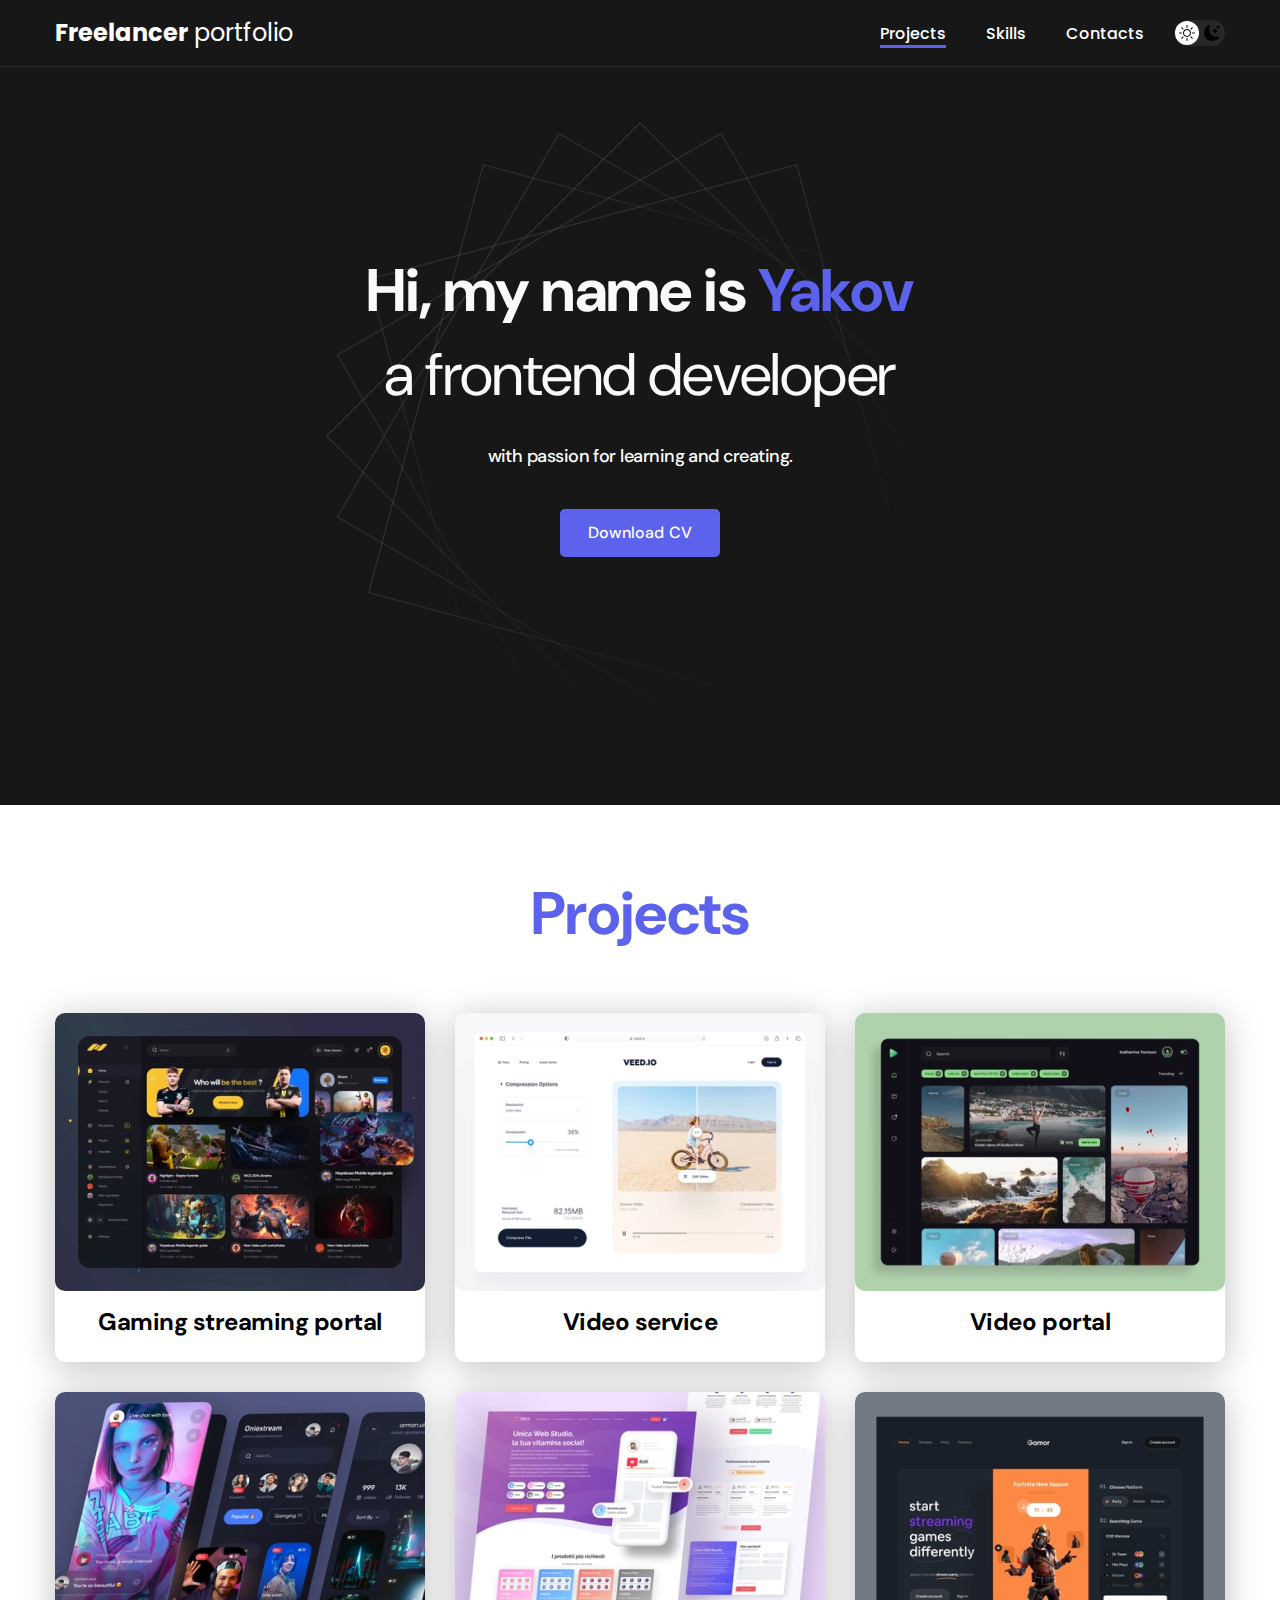
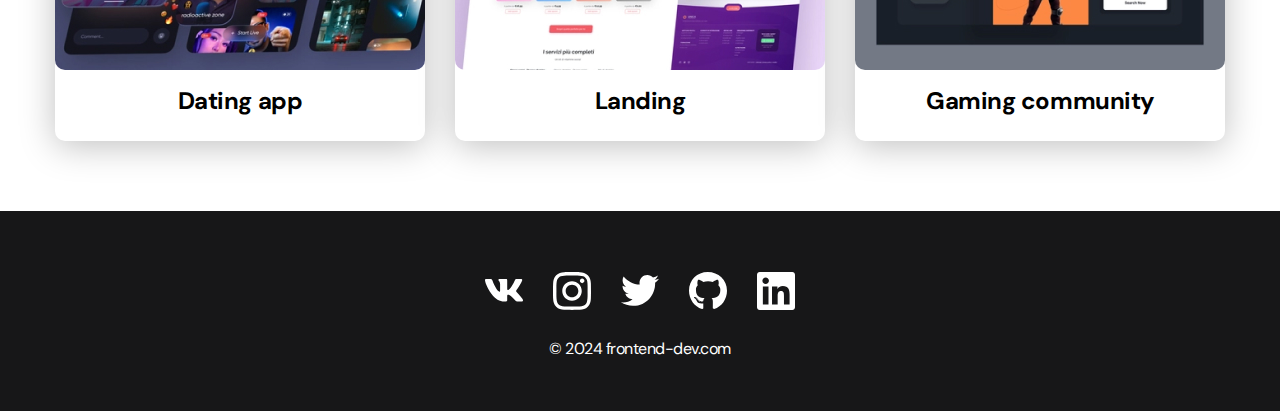
<file: index.html>
<!DOCTYPE html>
<html lang="en">
<head>
  <meta charset="UTF-8">
  <meta name="viewport" content="width=device-width, initial-scale=1.0">
  <link rel="stylesheet" href="css/main.css">
  <title>Freelancer portfolio</title>
</head>
<body>
  <nav class="nav">
    <div class="container">
      <div class="nav-row">
        <a class="logo" href="index.html""><strong>Freelancer</strong> portfolio</a>
        <button class="dark-mode-btn">
          <img src="img/icons/sun.svg" alt="Light Mode" class="dark-mode-btn__icon">
          <img src="img/icons/moon.svg" alt="Dark Mode" class="dark-mode-btn__icon">
        </button>
        <ul class="nav-list">
          <li class="nav-list__item"><a class="nav-list__link nav-list__link--active" href="index.html">Projects</a>
          </li>
          <li class="nav-list__item"><a class="nav-list__link" href="skills.html">Skills</a>
          </li>
          <li class="nav-list__item"><a class="nav-list__link" href="contacts.html">Contacts</a>
          </li>
        </ul>
      </div>
    </div>
  </nav>

  <header class="header">
      <div class="header__wrapper">
        <h1 class="header__title"><strong>Hi, my name is <span>Yakov</span></strong> a frontend developer</h1>
        <div class="header__text">
          <p>with passion for learning and creating.</p>
        </div>
        <a href="#!" class="btn">Download CV</a>
      </div>
  </header>
  
  <main class="section">
    <div class="container">
      <h2 class="title-1">Projects</h2>
      <ul class="projects">
        <li class="project">
          <a href="project-page.html">
          <img src="img/projects/01.jpg" alt="Project img" class="project__img">
          <h3 class="project__title">Gaming streaming portal</h3>
          </a>
        </li>
        <li class="project">
          <a href="project-page.html">
          <img src="img/projects/02.jpg" alt="Project img" class="project__img">
          <h3 class="project__title">Video service</h3>
          </a>
        </li>
        <li class="project">
          <a href="project-page.html">
          <img src="img/projects/03.jpg" alt="Project img" class="project__img">
          <h3 class="project__title">Video portal</h3>
          </a>
        </li>
        <li class="project">
          <img src="img/projects/04.jpg" alt="Project img" class="project__img">
          <h3 class="project__title">Dating app</h3>
        </li>
        <li class="project">
          <img src="img/projects/05.jpg" alt="Project img" class="project__img">
          <h3 class="project__title">Landing</h3>
        </li>
        <li class="project">
          <img src="img/projects/06.jpg" alt="Project img" class="project__img">
          <h3 class="project__title">Gaming community</h3>
        </li>
      </ul>
    </div>
  </main>

  <footer class="footer">
    <div class="container">
      <ul class="social">
        <li class="social__item">
          <a href="#!"><img src="img/icons/vk.svg" alt="Link"></a>
        </li>
        <li class="social__item">
          <a href="#!"><img src="img/icons/instagram.svg" alt="Link"></a>
        </li>
        <li class="social__item">
          <a href="#!"><img src="img/icons/twitter.svg" alt="Link"></a>
        </li>
        <li class="social__item">
          <a href="#!"><img src="img/icons/gitHub.svg" alt="Link"></a>
        </li>
        <li class="social__item">
          <a href="#!"><img src="img/icons/linkedIn.svg" alt="Link"></a>
        </li>
      </ul>
      <div class="copyright">
        <p>© 2024 frontend-dev.com</p>
      </div>
    </div>
  </footer>

  <script src="js/main.js"></script>
</body>
</html>
</file>
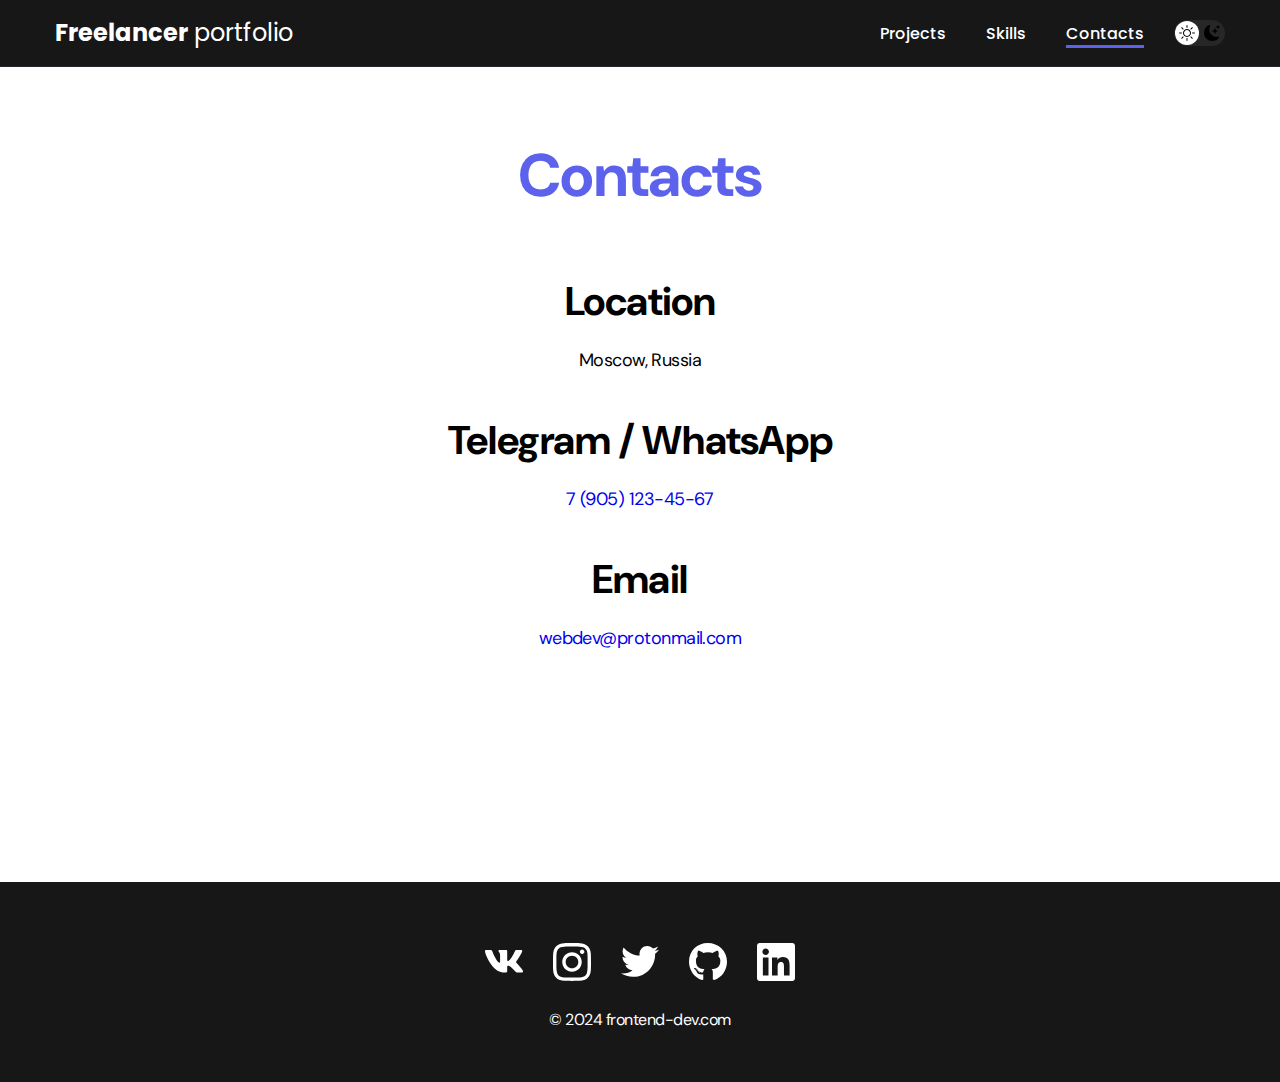
<file: contacts.html>
<!DOCTYPE html>
<html lang="en">
<head>
  <meta charset="UTF-8">
  <meta name="viewport" content="width=device-width, initial-scale=1.0">
  <link rel="stylesheet" href="css/main.css">
  <title>Freelancer portfolio</title>
</head>
<body>
  <nav class="nav">
    <div class="container">
      <div class="nav-row">
        <a class="logo" href="index.html""><strong>Freelancer</strong> portfolio</a>
        <button class="dark-mode-btn">
          <img src="img/icons/sun.svg" alt="Light Mode" class="dark-mode-btn__icon">
          <img src="img/icons/moon.svg" alt="Dark Mode" class="dark-mode-btn__icon">
        </button>
        <ul class="nav-list">
          <li class="nav-list__item"><a class="nav-list__link" href="index.html">Projects</a>
          </li>
          <li class="nav-list__item"><a class="nav-list__link" href="skills.html">Skills</a>
          </li>
          <li class="nav-list__item"><a class="nav-list__link nav-list__link--active" href="contacts.html">Contacts</a>
          </li>
        </ul>
      </div>
    </div>
  </nav>

  <main class="section section--skills">
    <div class="container">
      <h1 class="title-1">Contacts</h1>
      <ul class="content-list">
        <li class="content-list__item">
          <h2 class="title-2">Location</h2>
          <p>Moscow, Russia</p>
        </li>
        <li class="content-list__item">
          <h2 class="title-2">Telegram / WhatsApp</h2>
          <p><a href="tel:+79051234567">7 (905) 123-45-67</a></p>
        </li>
        <li class="content-list__item">
          <h2 class="title-2">Email</h2>
          <p><a href="mailto:webdev@protonmail.com">webdev@protonmail.com</a></p>
        </li>
      </ul>
    </div>
  </main>

  <footer class="footer">
    <div class="container">
      <ul class="social">
        <li class="social__item">
          <a href="#!"><img src="img/icons/vk.svg" alt="Link"></a>
        </li>
        <li class="social__item">
          <a href="#!"><img src="img/icons/instagram.svg" alt="Link"></a>
        </li>
        <li class="social__item">
          <a href="#!"><img src="img/icons/twitter.svg" alt="Link"></a>
        </li>
        <li class="social__item">
          <a href="#!"><img src="img/icons/gitHub.svg" alt="Link"></a>
        </li>
        <li class="social__item">
          <a href="#!"><img src="img/icons/linkedIn.svg" alt="Link"></a>
        </li>
      </ul>
      <div class="copyright">
        <p>© 2024 frontend-dev.com</p>
      </div>
    </div>
  </footer>

  <script src="js/main.js"></script>
</body>
</html>
</file>
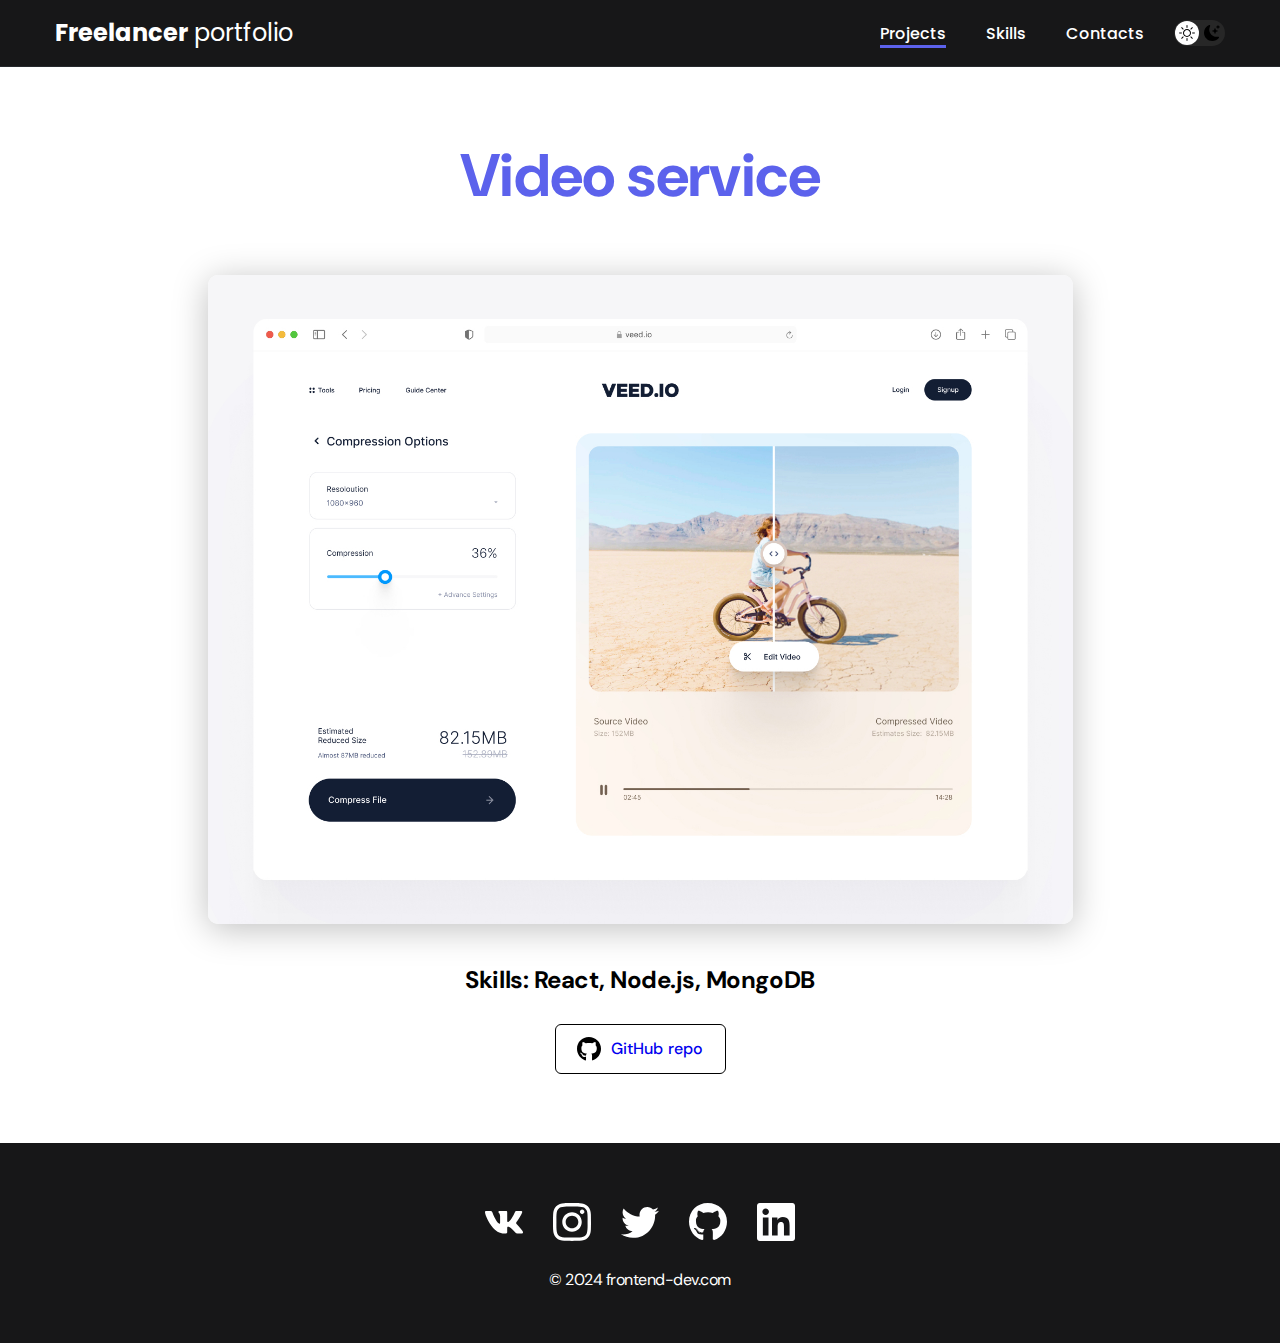
<file: project-page.html>
<!DOCTYPE html>
<html lang="en">
<head>
  <meta charset="UTF-8">
  <meta name="viewport" content="width=device-width, initial-scale=1.0">
  <link rel="stylesheet" href="css/main.css">
  <title>Freelancer portfolio</title>
</head>
<body>
  <nav class="nav">
    <div class="container">
      <div class="nav-row">
        <a class="logo" href="index.html""><strong>Freelancer</strong> portfolio</a>
        <button class="dark-mode-btn">
          <img src="img/icons/sun.svg" alt="Light Mode" class="dark-mode-btn__icon">
          <img src="img/icons/moon.svg" alt="Dark Mode" class="dark-mode-btn__icon">
        </button>
        <ul class="nav-list">
          <li class="nav-list__item"><a class="nav-list__link nav-list__link--active" href="index.html">Projects</a>
          </li>
          <li class="nav-list__item"><a class="nav-list__link" href="skills.html">Skills</a>
          </li>
          <li class="nav-list__item"><a class="nav-list__link" href="contacts.html">Contacts</a>
          </li>
        </ul>
      </div>
    </div>
  </nav>

  <main class="section">
    <div class="container">
      <div class="project-details">
        <h1 class="title-1">Video service</h1>
        <img src="img/projects/02-big.jpg" alt="" class="project-details__cover">
        <div class="project-details__desc">
          <p>Skills: React, Node.js, MongoDB</p>
          <a href="#!" class="btn-outline">
            <img src="img/icons/gitHub-black.svg" alt="">GitHub repo
          </a>
        </div>
      </div>
    </div>
  </main>

  <footer class="footer">
    <div class="container">
      <ul class="social">
        <li class="social__item">
          <a href="#!"><img src="img/icons/vk.svg" alt="Link"></a>
        </li>
        <li class="social__item">
          <a href="#!"><img src="img/icons/instagram.svg" alt="Link"></a>
        </li>
        <li class="social__item">
          <a href="#!"><img src="img/icons/twitter.svg" alt="Link"></a>
        </li>
        <li class="social__item">
          <a href="#!"><img src="img/icons/gitHub.svg" alt="Link"></a>
        </li>
        <li class="social__item">
          <a href="#!"><img src="img/icons/linkedIn.svg" alt="Link"></a>
        </li>
      </ul>
      <div class="copyright">
        <p>© 2024 frontend-dev.com</p>
      </div>
    </div>
  </footer>

  <script src="js/main.js"></script>
</body>
</html>
</file>
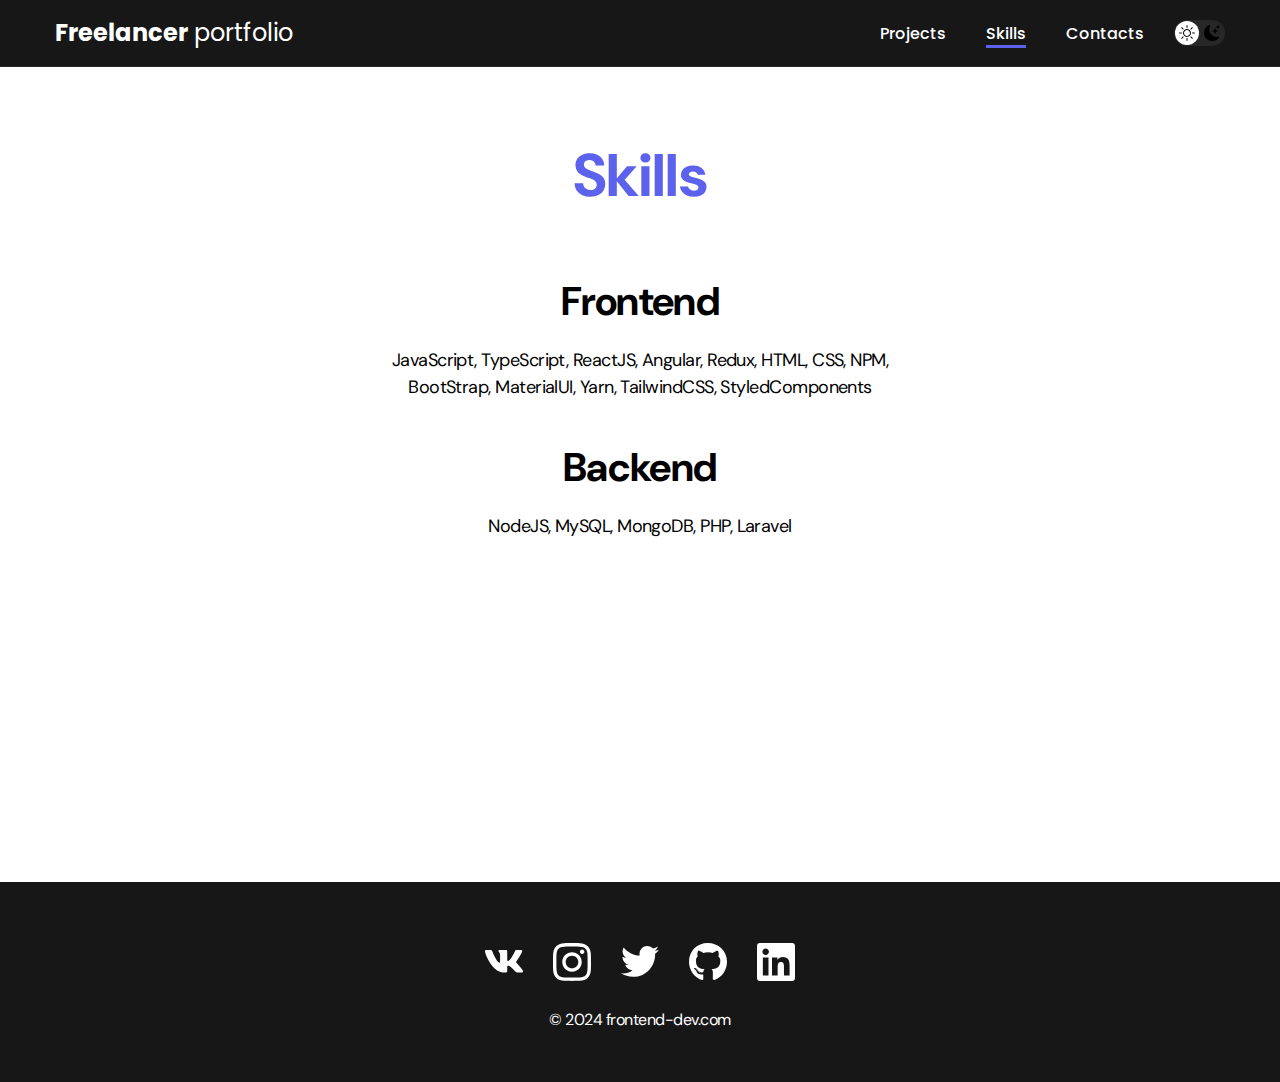
<file: skills.html>
<!DOCTYPE html>
<html lang="en">
<head>
  <meta charset="UTF-8">
  <meta name="viewport" content="width=device-width, initial-scale=1.0">
  <link rel="stylesheet" href="css/main.css">
  <title>Freelancer portfolio</title>
</head>
<body>
  <nav class="nav">
    <div class="container">
      <div class="nav-row">
        <a class="logo" href="index.html""><strong>Freelancer</strong> portfolio</a>
        <button class="dark-mode-btn">
          <img src="img/icons/sun.svg" alt="Light Mode" class="dark-mode-btn__icon">
          <img src="img/icons/moon.svg" alt="Dark Mode" class="dark-mode-btn__icon">
        </button>
        <ul class="nav-list">
          <li class="nav-list__item"><a class="nav-list__link" href="index.html">Projects</a>
          </li>
          <li class="nav-list__item"><a class="nav-list__link nav-list__link--active" href="skills.html">Skills</a>
          </li>
          <li class="nav-list__item"><a class="nav-list__link" href="contacts.html">Contacts</a>
          </li>
        </ul>
      </div>
    </div>
  </nav>

  <main class="section section--skills">
    <div class="container">
      <h1 class="title-1">Skills</h1>
      <ul class="content-list">
        <li class="content-list__item">
          <h2 class="title-2">Frontend</h2>
          <p>JavaScript, TypeScript, ReactJS, Angular, Redux, HTML, CSS, NPM, BootStrap, MaterialUI, Yarn, TailwindCSS, StyledComponents</p>
        </li>
        <li class="content-list__item">
          <h2 class="title-2">Backend</h2>
          <p>NodeJS, MySQL, MongoDB, PHP, Laravel</p>
        </li>
      </ul>
    </div>
  </main>

  <footer class="footer">
    <div class="container">
      <ul class="social">
        <li class="social__item">
          <a href="#!"><img src="img/icons/vk.svg" alt="Link"></a>
        </li>
        <li class="social__item">
          <a href="#!"><img src="img/icons/instagram.svg" alt="Link"></a>
        </li>
        <li class="social__item">
          <a href="#!"><img src="img/icons/twitter.svg" alt="Link"></a>
        </li>
        <li class="social__item">
          <a href="#!"><img src="img/icons/gitHub.svg" alt="Link"></a>
        </li>
        <li class="social__item">
          <a href="#!"><img src="img/icons/linkedIn.svg" alt="Link"></a>
        </li>
      </ul>
      <div class="copyright">
        <p>© 2024 frontend-dev.com</p>
      </div>
    </div>
  </footer>

  <script src="js/main.js"></script>
</body>
</html>
</file>
<file: css/main.css>
@import 'reset.css';
@import url('https://fonts.googleapis.com/css2?family=DM+Sans:ital,opsz,wght@0,9..40,100..1000;1,9..40,100..1000&family=Poppins:ital,wght@0,100;0,200;0,300;0,400;0,500;0,600;0,700;0,800;0,900;1,100;1,200;1,300;1,400;1,500;1,600;1,700;1,800;1,900&display=swap');

:root {
  --font-family: "DM Sans", sans-serif;
  --second-family: "Poppins", sans-serif;
  --project-card-bg: #FFFFFF;
  --project-car-text: #000;
  --box-shadow: 0 5px 35px rgba(0, 0, 0, 0.25);
}

html, body {
  font-family: var(--font-family);
  min-height: 100vh;
}

.dark {
  background-color:#252526;
  color: #fff ;
  --project-card-bg: #000;
  --project-car-text: #fff;
  --box-shadow: 0 5px 35px rgba(0, 0, 0, 0.8);
}

.container {
  padding: 0 15px;
  max-width: 1200px;
  margin: 0 auto;
}

.none {
  display: none !important;
}

/* nav */
.nav {
  background: #171718;
  color: #fff;
  padding: 20px 0;
  border-bottom: 1px solid #26292d;
  min-height: 65px;
}

.nav-row {
  display: flex;
  justify-content: flex-end;
  align-items: center;
  column-gap: 30px;
  row-gap: 20px;
  flex-wrap: wrap;
}

.logo {
  margin-right: auto;
  font-family: var(--second-family);
  font-size: 24px;
  line-height: 100%;
  color: #fff;
  font-weight: 400;
}

.logo strong {
  font-weight: 700;
}

.nav-list {
  display: flex;
  flex-wrap: wrap;
  row-gap: 10px;
  align-items: center;
  column-gap: 40px;
  font-family: var(--second-family);
  font-weight: 500;
  font-size: 16px;
  margin-left: auto;
}

.nav-list__link {
  color: #fff;
  transition: opacity 0.2s ease-in;
}

.nav-list__link:hover {
  opacity: 0.8;
}

.nav-list__link--active {
  position: relative;
}

.nav-list__link--active::after {
  content: "";
  display: block;
  position: absolute;
  width: 64px;
  height: 3px;
  background: #5c62ec;
  bottom: -3px;
  left: 0;
  width: 100%;
}

/* Dark Mode */
.dark-mode-btn {
  order: 8;
  position: relative;
  display: flex;
  justify-content: space-between;
  width: 51px;
  height: 26px;
  border-radius: 50px;
  background: #272727;
  position: relative;
  padding: 5px;
}

.dark-mode-btn::before {
  position: absolute;
  top: 1px;
  left: 1px;
  content: "";
  display: block;
  width: 24px;
  height: 24px;
  border-radius: 50%;
  background-color: #fff;
  transition: left .2s ease-in;
}

.dark-mode-btn--active::before {
  left: 26px
}

.dark-mode-btn__icon {
  position: relative;
  z-index: 9;
}

/* Header */
.header {
  min-height: 695px;
  background-color: #171718;
  background-image: url(../img/header-bg.png);
  background-repeat: no-repeat;
  background-size: auto;
  background-position: center center;
  padding-top: 182px;
  padding-bottom: 248px;
}

.header__wrapper {
  max-width: 660px;
  padding: 0 15px;
  margin: 0 auto;
  display: flex;
  justify-content: center;
  align-items: center;
  flex-direction: column;
}

.header__title {
  font-family: var(--font-family);
  font-weight: 400;
  font-size: 60px;
  line-height: 140%;
  letter-spacing: -0.01em;
  text-align: center;
  color: #fafafa;
  max-width: 585px;
  margin-bottom: 28px;
}

.header__title strong {
  font-weight: 700;
}

.header__title strong span {
  color: #5c62ec;
}

.header__text {
  font-family: var(--font-family);
  font-weight: 500;
  font-size: 18px;
  line-height: 133%;
  letter-spacing: -0.03em;
  text-align: center;
  color: #fff;
  margin-bottom: 40px;
}

.btn {
  border-radius: 5px;
  display: inline-block;
  width: 160px;
  height: 48px;
  background: #5c62ec;
  display: flex;
  align-items: center;
  justify-content: center;
  font-family: var(--font-family);
  font-weight: 500;
  font-size: 16px;
  line-height: 150%;
  letter-spacing: 0.01em;
  text-align: center;
  color: #fff;
  transition: opacity 0.2s ease-in;
}

.btn:hover {
  opacity: 0.8;
}

.btn:active {
  position: relative;
  top: 1px;
}

/* main */
.section {
  padding: 70px 0;
  min-height: 1006px;
}

.title-1 {
  max-width: 390px;
  font-family: var(--font-family);
  font-weight: 700;
  font-size: 60px;
  line-height: 130%;
  letter-spacing: -0.01em;
  text-align: center;
  color: #5c62ec;
  margin: 0 auto;
  margin-bottom: 60px;
}

.projects {
  display: flex;
  justify-content: center;
  column-gap: 30px;
  row-gap: 30px;
  flex-wrap: wrap;
}

.project {
  max-width: 370px;
  background-color: var(--project-card-bg);
  box-shadow: var(--box-shadow);
  border-radius: 10px;
  text-align: center;
  padding-bottom: 25px;

}
.project__img {
  border-radius: 10px;
  margin-bottom: 15px;
}
.project__title {
  font-family: var(--font-family);
  font-weight: 700;
  font-size: 24px;
  line-height: 130%;
  letter-spacing: -0.02em;
  color: var(--project-car-text);
}

/* footer */
.footer {
  min-height: 200px;
  padding-top: 60px;
  padding-bottom: 50px;
  background: #171718;
  display: flex;
  justify-content: center;
  align-items: center;
}

.social {
  display: flex;
  column-gap: 30px;
  align-items: center;
  margin-bottom: 27px;
}

.copyright {
  font-family: var(--font-family);
  font-weight: 400;
  font-size: 16px;
  line-height: 150%;
  letter-spacing: -0.03em;
  text-align: center;
  color: #fff;
}

/* project-page */
.project-details {
  width: 865px;
  margin: 0 auto;
  display: flex;
  flex-direction: column;
}

.project-details__cover {
  margin-bottom: 40px;
  box-shadow: 0 5px 35px rgba(0, 0, 0, 0.25);
  border-radius: 10px;
}

.project-details__desc {
  display: flex;
  align-items: center;
  flex-direction: column;
  justify-content: center;
  row-gap: 30px;
  font-family: var(--font-family);
  font-weight: 700;
  font-size: 24px;
  line-height: 130%;
  letter-spacing: -0.02em;
}

.btn-outline {
  display: inline-block;
  width: 169px;
  height: 48px;
  outline: 1px solid #000000;
  border-radius: 5px;
  display: flex;
  justify-content: center;
  align-items: center;
  font-family: var(--font-family);
  font-weight: 500;
  font-size: 16px;
  line-height: 150%;
  letter-spacing: 0.01em;
  transition: all 0.2s ease-in;
  background-color: #fff;
}

.btn-outline:hover {
  opacity: 0.8;
}

.btn-outline:active {
  position: relative; 
  top: 1px;
}

.btn-outline img {
  margin-right: 10px;
}

/* content list */
.content-list {
  max-width: 570px;
  margin: 0 auto;
  display: flex;
  flex-direction: column;
  align-items: center;
  justify-content: center;
  row-gap: 40px;
}

.content-list__item {
  display: flex;
  flex-direction: column;
  text-align: center;
  row-gap: 20px;
}
.title-2 {
  font-family: var(--font-family);
  font-weight: 700;
  font-size: 40px;
  line-height: 130%;
  letter-spacing: -0.01em;
  text-align: center;
}

.content-list p {
  font-family: var(--font-family);
  font-weight: 400;
  font-size: 18px;
  line-height: 150%;
  letter-spacing: -0.03em;
  text-align: center;
}

.section--skills {
  min-height: 815px;
}

@media screen and (max-width:850px) {
  .project-details {
    width: 80%;
  }
}

@media screen and (max-width: 620px) {
  .nav {
    padding: 15px 0;
  }
  .nav-row {
    justify-content: space-between;
  }

  .dark-mode-btn {
    order: 0;
  }

  .header {
    min-height: unset;
    padding: 40px 0;
  }

  .header__title {
    font-size: 30px;
  }

  .header__title strong {
    font-size: 40px;
  }

  .section {
    padding: 40px 0;
    min-height: unset;
  }

  .title-1 {
    font-size: 40px;
    margin-bottom: 30px;
  }

  .project__title {
    font-size: 22px;
  }

  .footer {
    padding: 40px 0 30px;
  }

  .social__item {
    width: 28px;
  }

  .social {
    margin-bottom: 20px;
    column-gap: 20px;
  }

  .section--skills {
    min-height: unset;
  }

  .title-2 {
    font-size: 30px;
  }

  .content-list {
    row-gap: 20px;
  }

  .content-list__item {
    row-gap: 10px;
  }

  .content-list p {
    font-size: 16px;
  }

  .project-details__desc {
    row-gap: 20px;
    font-size: 22px;
  }
}
</file>
